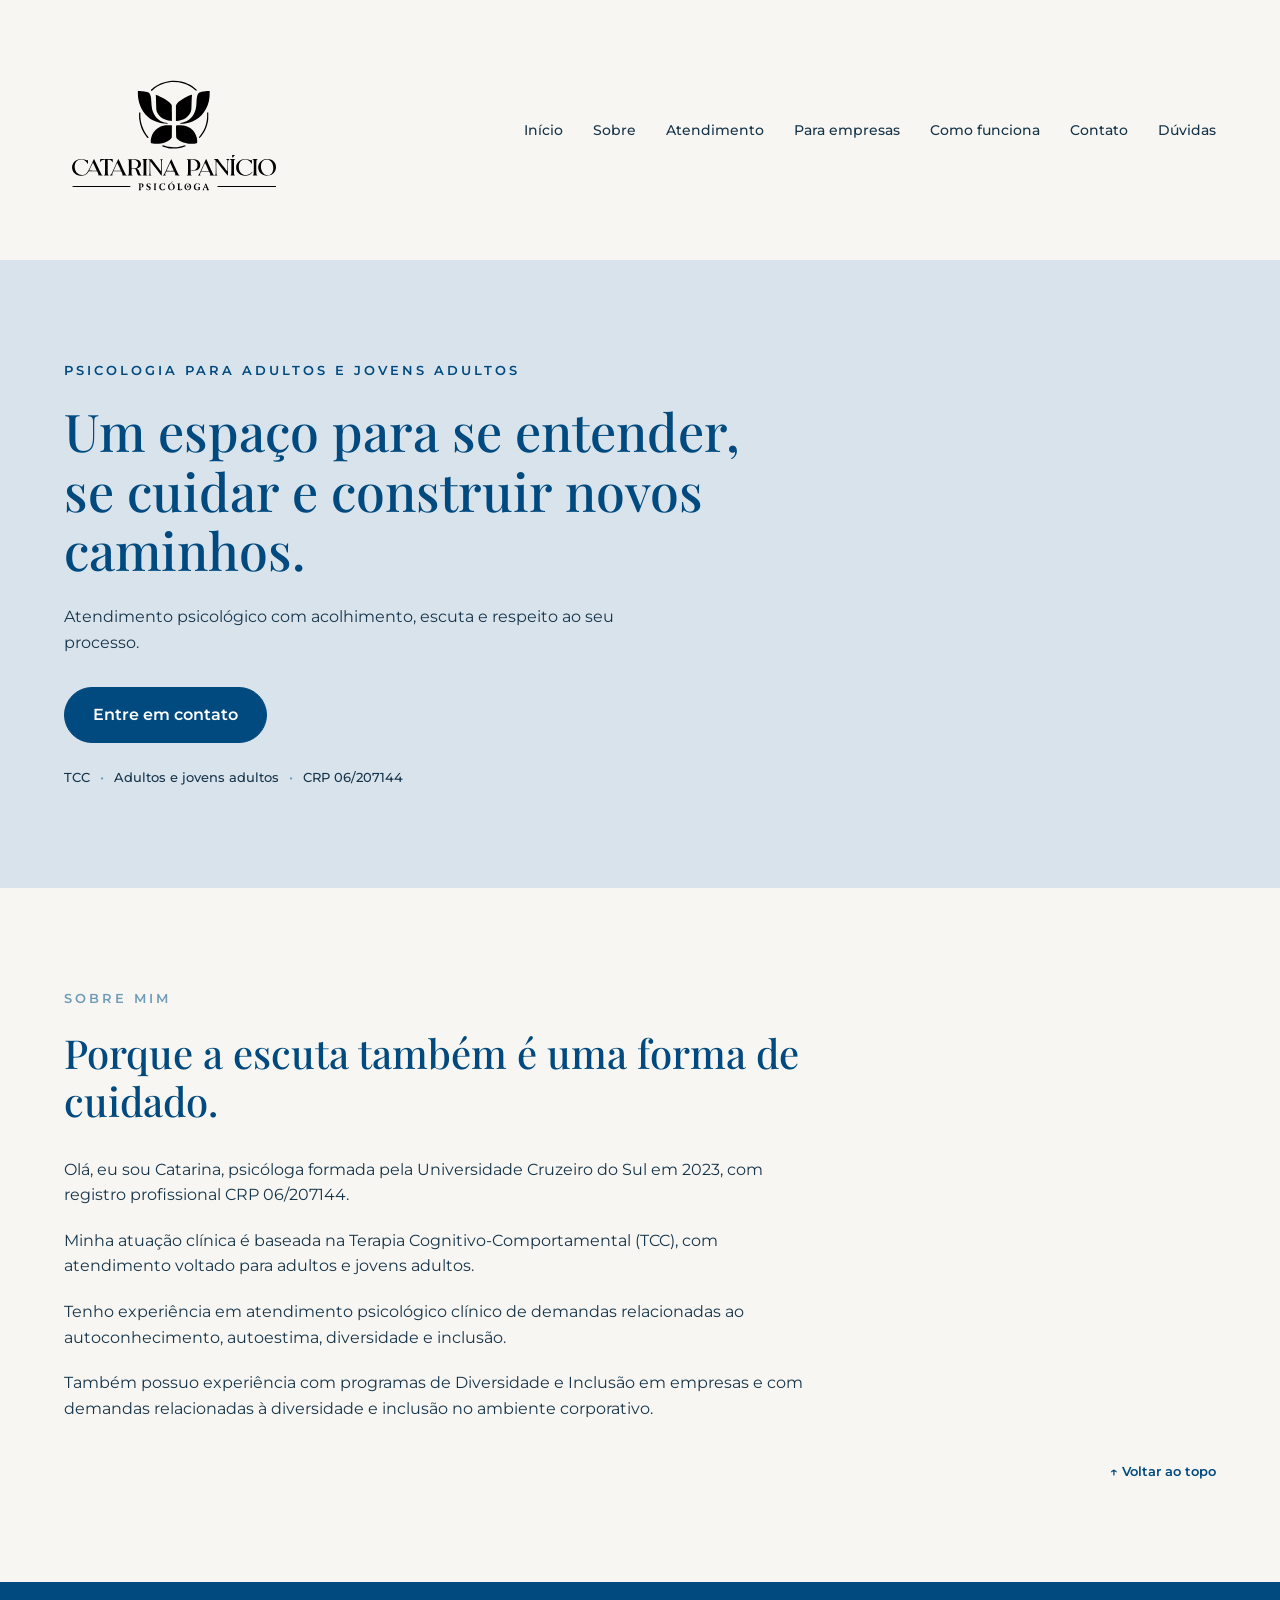
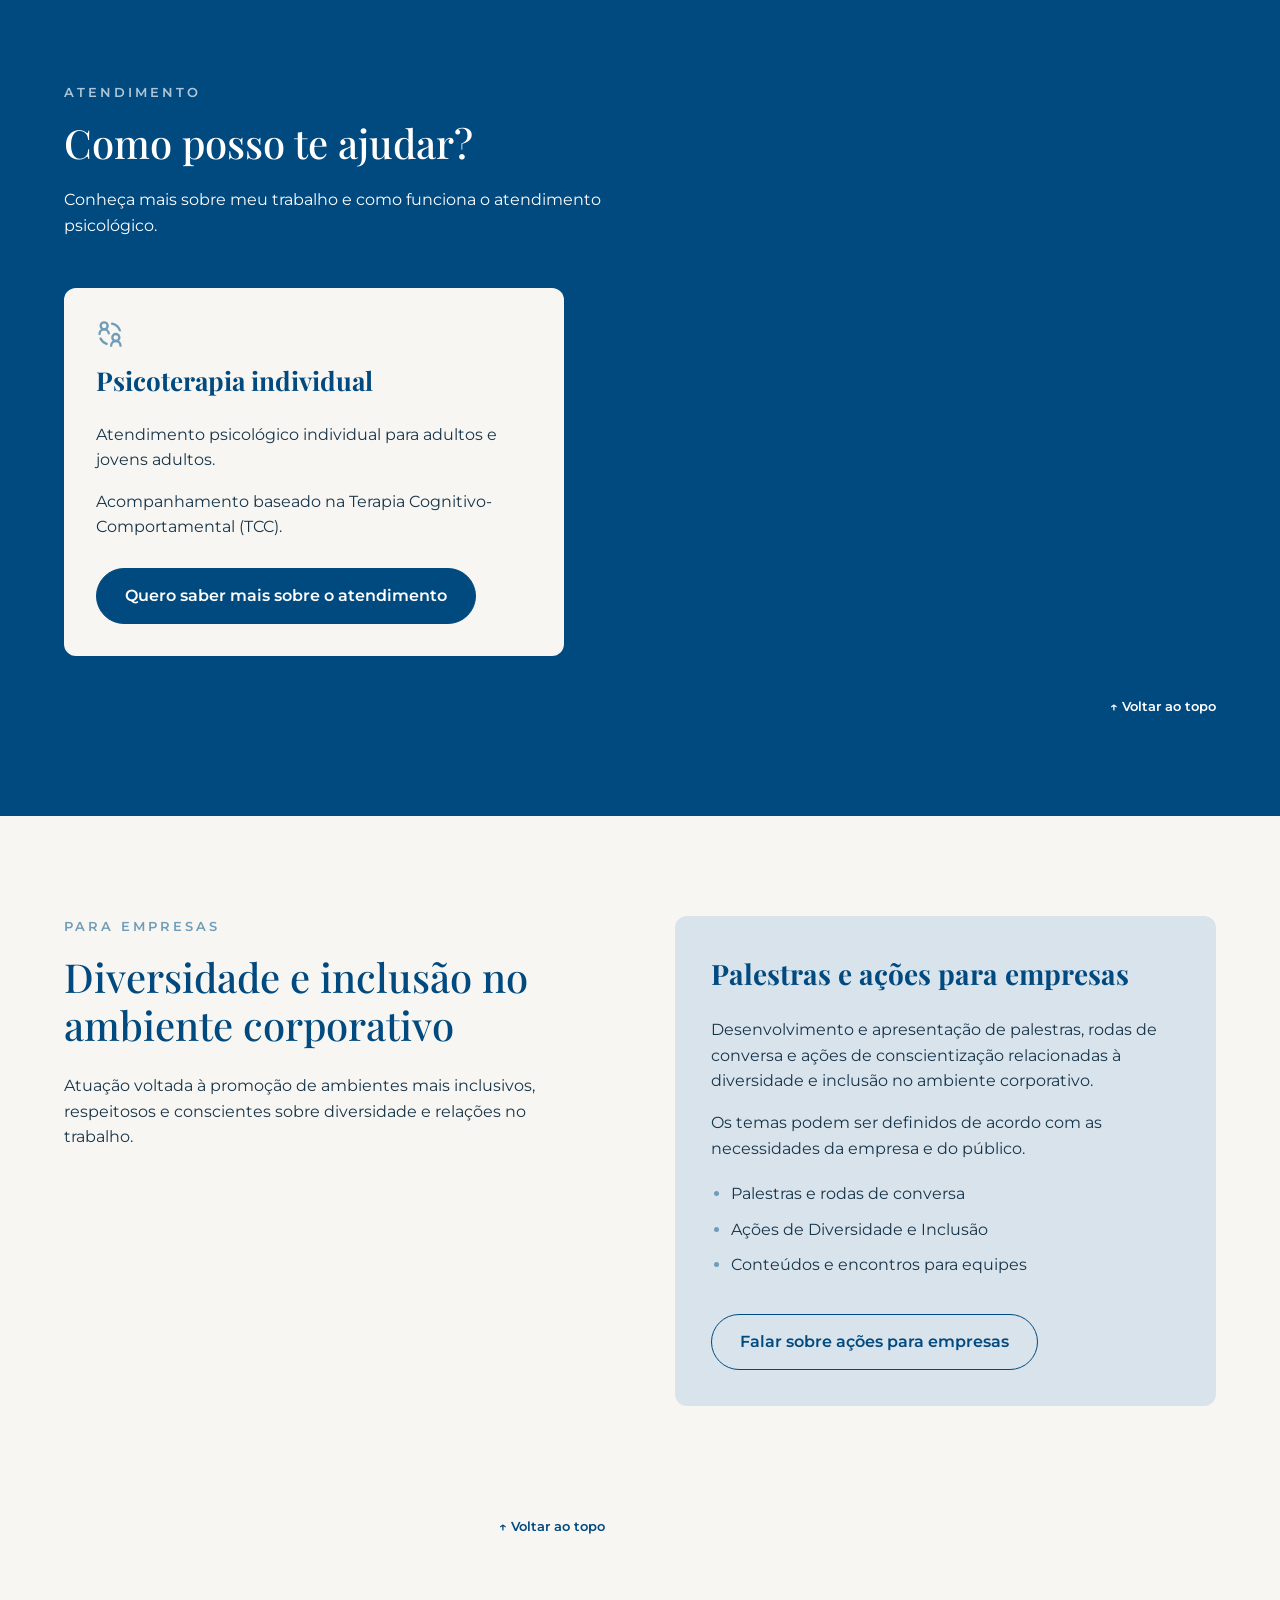
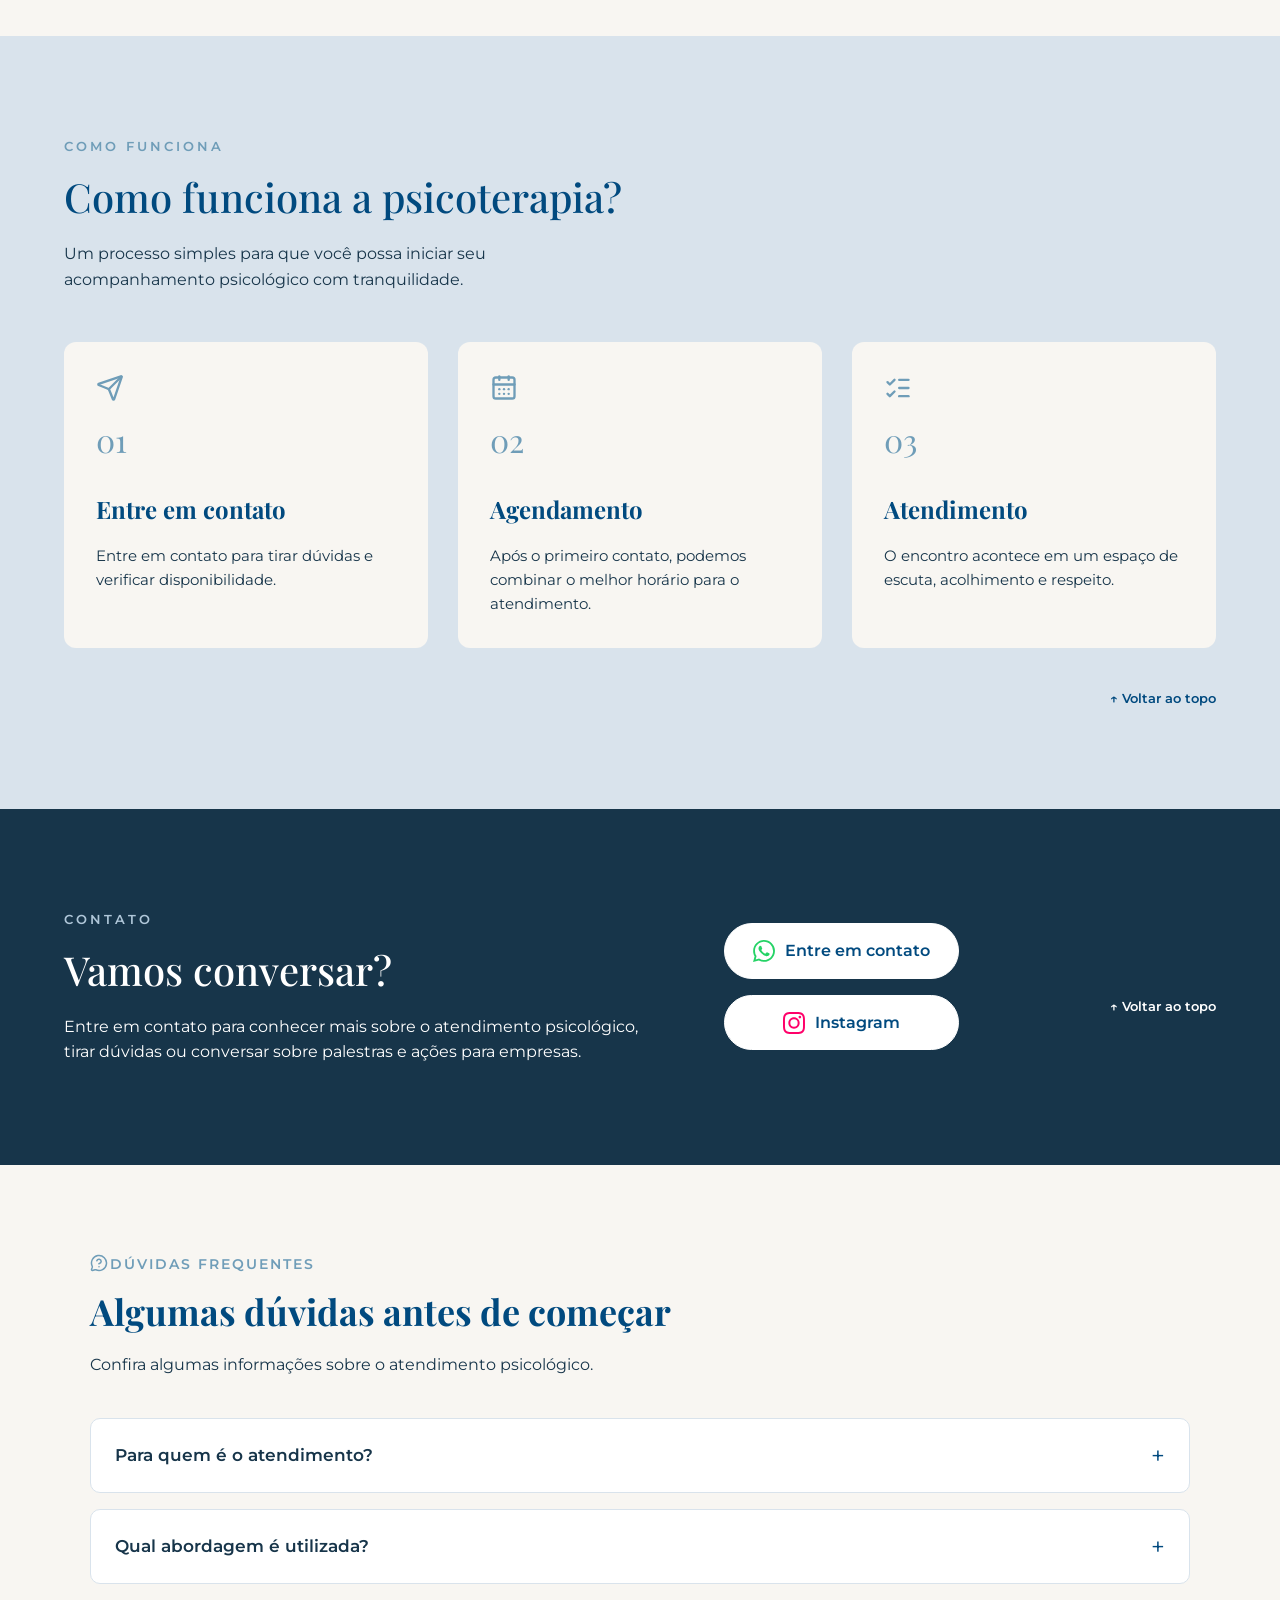
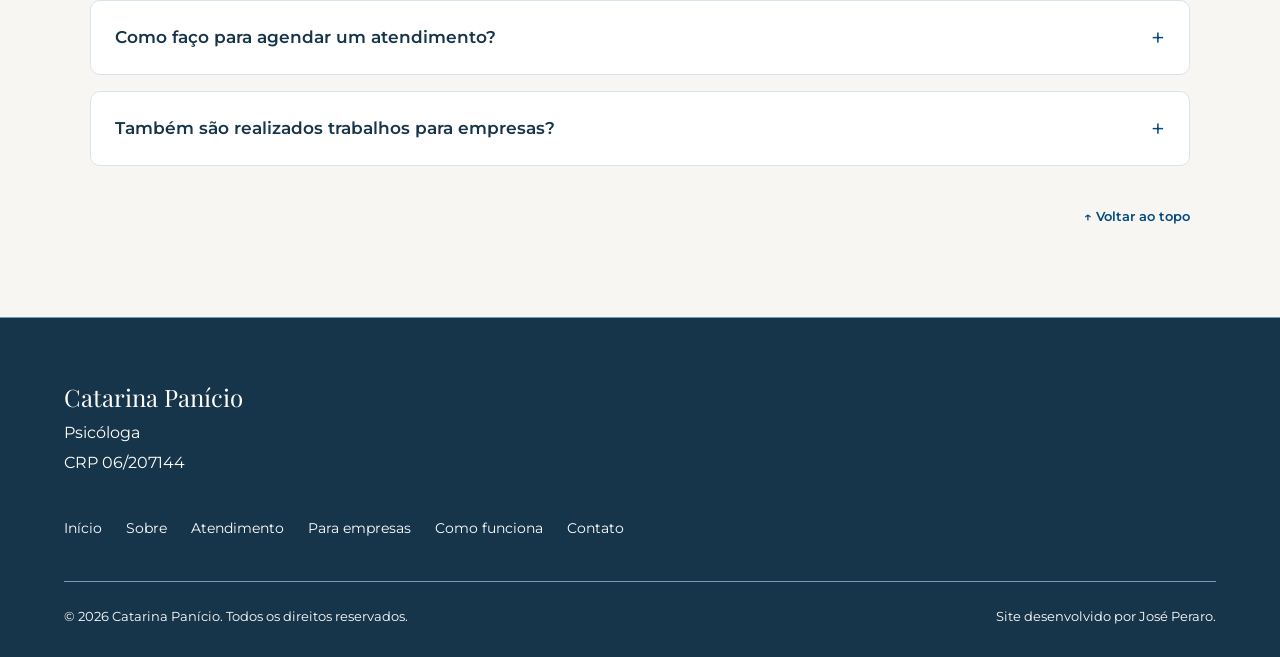
<file: index.html>
<!DOCTYPE html>
<html lang="pt-BR">

<head>
    <meta charset="UTF-8">

    <meta name="viewport" content="width=device-width, initial-scale=1.0">

    <meta name="description" content="Psicóloga Catarina Panício. Atendimento psicológico para adultos e jovens adultos com abordagem em Terapia Cognitivo-Comportamental (TCC).">

    <link rel="stylesheet" href="css/style.css">

    <link rel="icon" href="assets/images/logo.svg" type="image/svg+xml">

    <link rel="canonical" href="https://psicologa-catarina-panicio-website.pages.dev/">

    <!-- Open Graph - Início -->

    <meta property="og:title" content="Psicóloga Catarina Panício | TCC para Adultos e Jovens Adultos">

    <meta property="og:description" content="Atendimento psicológico para adultos e jovens adultos com abordagem em Terapia Cognitivo-Comportamental (TCC).">

    <meta property="og:type" content="website">

    <meta property="og:url" content="https://psicologa-catarina-panicio-website.pages.dev/">

    <meta property="og:image" content="https://psicologa-catarina-panicio-website.pages.dev/assets/images/cartao.jpeg">

    <meta property="og:image:width" content="1200">

    <meta property="og:image:height" content="630">

    <meta property="og:image:alt" content="Psicóloga Catarina Panício - TCC para adultos e jovens adultos">

    <!-- Open Graph - Fim -->

    <!-- Verificação do Google Search Console -->
    <meta name="google-site-verification" content="Zv-7FZZfyCZWVeUopPlImoma9Lw2ltz806izHZ0ZVag" />

    <!-- fontes - Início-->

    <link rel="preconnect" href="https://fonts.googleapis.com">

    <link rel="preconnect" href="https://fonts.gstatic.com" crossorigin>

    <link 
        href="https://fonts.googleapis.com/css2?family=Montserrat:wght@400;500;600&family=Playfair+Display:wght@400;500;600&display=swap" 
        rel="stylesheet"
    >
    <!-- fontes - Fim-->

    <title>Psicóloga Catarina Panício | TCC para Adultos e Jovens Adultos</title>
</head>

<body>

    <!-- Cabeçalho -->

    <header class="site-header"> <!-- Adicionado menu de navegação-->

        <nav class="navbar" aria-label="Navegação principal">

            <a class="logo" href="#home" aria-label="Ir para o início">
                <img src="assets/images/logo.svg" alt="Psicóloga Catarina Panício">
            </a>

            <button class="menu-toggle" type="button" aria-label="Abrir menu" aria-expanded="false" aria-controls="nav-menu"> ☰ </button>

            <ul class="nav-menu" id="nav-menu">

                <li>
                    <a href="#home">
                        Início
                    </a>
                </li>

                <li>
                    <a href="#sobre">
                        Sobre
                    </a>
                </li>

                <li>
                    <a href="#atendimento">
                        Atendimento
                    </a>
                </li>

                <li>
                    <a href="#empresas">
                        Para empresas
                    </a>
                </li>

                <li>
                    <a href="#como-funciona">
                        Como funciona
                    </a>
                </li>

                <li>
                    <a href="#contato">
                        Contato
                    </a>
                </li>

                <li>
                    <a href="#faq">
                        Dúvidas
                    </a>
                </li>

            </ul>

        </nav>

    </header>


    <!-- Conteúdo principal -->

    <main>

        <!-- Home -->

        <section id="home" class="home">

            <div class="home-container">

                <div class="home-content">

                    <p class="home-subtitle">
                        Psicologia para adultos e jovens adultos
                    </p>

                    <h1>
                        Um espaço para se entender,
                        se cuidar e construir novos caminhos.
                    </h1>

                    <p class="home-description">
                        Atendimento psicológico com acolhimento,
                        escuta e respeito ao seu processo.
                    </p>

                    <a class="contact-button" href="https://wa.me/5511999407353?text=Ol%C3%A1%2C%20Catarina%21%20Encontrei%20seu%20site%20e%20gostaria%20de%20mais%20informa%C3%A7%C3%B5es."
                       target="_blank" rel="noopener noreferrer"  aria-label="Entrar em contato com Catarina pelo WhatsApp">
                        Entre em contato
                    </a>

                    <div class="home-info">
                        <span>TCC</span>
                        <span>Adultos e jovens adultos</span>
                        <span>CRP 06/207144</span>
                    </div>
                </div>

            </div>

        </section>

        <!-- Sobre -->

        <section id="sobre" class="about">

            <div class="about-container">

                <div class="about-content">

                    <p class="section-subtitle">
                        Sobre mim
                    </p>

                    <h2>
                        Porque a escuta também é uma forma de cuidado.
                    </h2>

                    <p>
                        Olá, eu sou Catarina, psicóloga formada
                        pela Universidade Cruzeiro do Sul em 2023,
                        com registro profissional CRP 06/207144.
                    </p>

                    <p>
                        Minha atuação clínica é baseada na
                        Terapia Cognitivo-Comportamental (TCC),
                        com atendimento voltado para adultos
                        e jovens adultos.
                    </p>

                    <p>
                        Tenho experiência em atendimento psicológico
                        clínico de demandas relacionadas ao
                        autoconhecimento, autoestima, diversidade
                        e inclusão.
                    </p>

                    <p>
                        Também possuo experiência com programas de
                        Diversidade e Inclusão em empresas e com
                        demandas relacionadas à diversidade e inclusão
                        no ambiente corporativo.
                    </p>

                </div>

                <a class="back-to-top" href="#home" aria-label="Voltar ao topo da página">↑ Voltar ao topo</a>
            </div>

        </section>


        <!-- Atendimento -->

        <section id="atendimento" class="services">
            
            <div class="services-container">

                <header class="services-header">

                    <p class="section-subtitle">
                        Atendimento
                    </p>

                    <h2>
                        Como posso te ajudar?
                    </h2>

                    <p>
                        Conheça mais sobre meu trabalho e como funciona
                        o atendimento psicológico.
                    </p>

                </header>

                <div class="services-list">

                    <article class="service-card">
                        <img class="process-icon" src="assets/images/icons/conversation.svg" alt="">
                        <h3>
                            Psicoterapia individual
                        </h3>
                        <p>
                            Atendimento psicológico individual para
                            adultos e jovens adultos.
                        </p>
                        <p>
                            Acompanhamento baseado na
                            Terapia Cognitivo-Comportamental (TCC).
                        </p>

                        <a class="contact-button" href="https://wa.me/5511999407353?text=Ol%C3%A1%2C%20Catarina%21%20Encontrei%20seu%20site%20e%20gostaria%20de%20mais%20informa%C3%A7%C3%B5es%20sobre%20psicoterapia%20individual%20e%20atendimento%20psicol%C3%B3gico."
                           target="_blank" rel="noopener noreferrer" aria-label="Falar com Catarina sobre psicoterapia individual">
                            Quero saber mais sobre o atendimento
                        </a>
                    </article>

                    <!-- adicionando outros 'artigos' com a classe service-card irá criar novos cards  -->
                    <!-- <article class="service-card">
                        <h3>Outro Serviço de atendimento</h3>
                    </article> -->

                </div>

                <a class="back-to-top" href="#home" aria-label="Voltar ao topo da página">↑ Voltar ao topo</a>

            </div>

        </section>


        <!-- Para empresas -->

        <section id="empresas" class="companies">

            <div class="companies-container">

                <header class="companies-header">

                    <p class="section-subtitle">
                        Para empresas
                    </p>

                    <h2>
                        Diversidade e inclusão no ambiente corporativo
                    </h2>

                    <p>
                        Atuação voltada à promoção de ambientes mais
                        inclusivos, respeitosos e conscientes sobre
                        diversidade e relações no trabalho.
                    </p>

                </header>

                <article class="companies-card">

                    <h3>
                        Palestras e ações para empresas
                    </h3>

                    <p>
                        Desenvolvimento e apresentação de palestras,
                        rodas de conversa e ações de conscientização
                        relacionadas à diversidade e inclusão no
                        ambiente corporativo.
                    </p>
                    
                    <p>
                        Os temas podem ser definidos de acordo com
                        as necessidades da empresa e do público.
                    </p>

                    <ul class="companies-services">
                        <li>Palestras e rodas de conversa</li>
                        <li>Ações de Diversidade e Inclusão</li>
                        <li>Conteúdos e encontros para equipes</li>
                    </ul>
                    
                    <a class="contact-button" href="https://wa.me/5511999407353?text=Ol%C3%A1%2C%20Catarina%21%20Encontrei%20seu%20site%20e%20gostaria%20de%20mais%20informa%C3%A7%C3%B5es%20sobre%20palestras%20e%20a%C3%A7%C3%B5es%20de%20Diversidade%20e%20Inclus%C3%A3o%20para%20empresas."
                       target="_blank" rel="noopener noreferrer">
                        Falar sobre ações para empresas
                    </a>

                </article>

                <a class="back-to-top" href="#home" aria-label="Voltar ao topo da página">↑ Voltar ao topo</a>

            </div>

        </section>


        <!-- Como funciona -->

        <section id="como-funciona" class="process">

            <div class="process-container">

                <header class="process-header">

                    <p class="section-subtitle">
                        Como funciona
                    </p>

                    <h2>
                        Como funciona a psicoterapia?
                    </h2>

                    <p>
                        Um processo simples para que você possa
                        iniciar seu acompanhamento psicológico
                        com tranquilidade.
                    </p>

                </header>

                <ol class="process-list">

                    <li class="process-card">
                        
                        <img class="process-icon" src="assets/images/icons/message.svg" alt="">
                        <span class="process-number">01</span>

                        <h3>
                            Entre em contato
                        </h3>

                        <p>
                            Entre em contato para tirar dúvidas
                            e verificar disponibilidade.
                        </p>

                    </li>

                    <li class="process-card">
                        
                        <img class="process-icon" src="assets/images/icons/calendar.svg" alt="">
                        <span class="process-number">02</span>

                        <h3>
                            Agendamento
                        </h3>

                        <p>
                            Após o primeiro contato, podemos combinar
                            o melhor horário para o atendimento.
                        </p>

                    </li>

                    <li class="process-card">
                        
                        <img class="process-icon" src="assets/images/icons/check.svg" alt="">
                        <span class="process-number">03</span>

                        <h3>
                            Atendimento
                        </h3>

                        <p>
                            O encontro acontece em um espaço de
                            escuta, acolhimento e respeito.
                        </p>

                    </li>

                </ol>

                <a class="back-to-top" href="#home" aria-label="Voltar ao topo da página">↑ Voltar ao topo</a>

            </div>

        </section>


        <!-- Contato -->

        <section id="contato" class="contact">

            <div class="contact-container">

                <div class="contact-content">

                    <p class="section-subtitle">
                        Contato
                    </p>

                    <h2>
                        Vamos conversar?
                    </h2>

                    <p>
                        Entre em contato para conhecer mais sobre
                        o atendimento psicológico, tirar dúvidas
                        ou conversar sobre palestras e ações
                        para empresas.
                    </p>

                </div>


                <address class="contact-actions">

                    <a class="contact-button" href="https://wa.me/5511999407353?text=Ol%C3%A1%2C%20Catarina%21%20Encontrei%20seu%20site%20e%20gostaria%20de%20mais%20informa%C3%A7%C3%B5es%20sobre%20o%20atendimento."
                       target="_blank" rel="noopener noreferrer" aria-label="Entrar em contato com Catarina pelo WhatsApp">
                        <img class="contact-icon" src="assets/images/icons/whatsapp.svg" alt="">
                        <span>Entre em contato</span>
                    </a>


                    <a class="contact-instagram" href="https://www.instagram.com/psico.catarina/" target="_blank" rel="noopener noreferrer" aria-label="Confira o meu Instagram">
                        <img class="contact-icon" src="assets/images/icons/instagram.svg" alt="">
                        <span>Instagram</span>
                    </a>

                </address>

                <a class="back-to-top" href="#home" aria-label="Voltar ao topo da página">↑ Voltar ao topo</a>

            </div>

        </section>

        <!-- FAQ -->
        <section class="faq" id="faq">
            <div class="faq-container">

                <header class="faq-header">
                    <div class="faq-title-row">
                        <img class="process-icon" src="assets/images/icons/faq.svg" alt="">
                        <span>Dúvidas frequentes</span>
                    </div>
                    <h2>Algumas dúvidas antes de começar</h2>
                    <p>
                        Confira algumas informações sobre o atendimento psicológico.
                    </p>
                </header>

                <div class="faq-list">

                    <article class="faq-item">
                        <button
                            class="faq-question"
                            type="button"
                            aria-expanded="false"
                            aria-controls="faq-answer-1"
                        >
                            Para quem é o atendimento?
                            <span class="faq-icon">+</span>
                        </button>

                        <div class="faq-answer" id="faq-answer-1">
                            <p>
                                O atendimento é destinado a adultos e jovens adultos.
                            </p>
                        </div>
                    </article>

                    <article class="faq-item">
                        <button
                            class="faq-question"
                            type="button"
                            aria-expanded="false"
                            aria-controls="faq-answer-2"
                        >
                            Qual abordagem é utilizada?
                            <span class="faq-icon">+</span>
                        </button>

                        <div class="faq-answer" id="faq-answer-2">
                            <p>
                                Os atendimentos são realizados com base na
                                Terapia Cognitivo-Comportamental (TCC).
                            </p>
                        </div>
                    </article>

                    <article class="faq-item">
                        <button
                            class="faq-question"
                            type="button"
                            aria-expanded="false"
                            aria-controls="faq-answer-3"
                        >
                            Como faço para agendar um atendimento?
                            <span class="faq-icon">+</span>
                        </button>

                        <div class="faq-answer" id="faq-answer-3">
                            <p>
                                Entre em contato pelo WhatsApp ou pelo Instagram para obter mais
                                informações e verificar a disponibilidade de horários.
                            </p>
                        </div>
                    </article>

                    <article class="faq-item">
                        <button
                            class="faq-question"
                            type="button"
                            aria-expanded="false"
                            aria-controls="faq-answer-4"
                        >
                            Também são realizados trabalhos para empresas?
                            <span class="faq-icon">+</span>
                        </button>

                        <div class="faq-answer" id="faq-answer-4">
                            <p>
                                Sim. Também podem ser desenvolvidas palestras e ações
                                relacionadas à diversidade e inclusão no ambiente
                                corporativo.
                            </p>
                        </div>
                    </article>

                </div>

                <a class="back-to-top" href="#home" aria-label="Voltar ao topo da página">↑ Voltar ao topo</a>
            
            </div>
        </section>

    </main>

    <!-- Rodapé -->

    <footer class="site-footer">

        <div class="footer-container">

            <div class="footer-brand">

                <p class="footer-name">
                    Catarina Panício
                </p>

                <p>
                    Psicóloga
                </p>

                <p>
                    CRP 06/207144
                </p>

            </div>

            <nav class="footer-nav" aria-label="Navegação do rodapé">

                <ul>

                    <li>
                        <a href="#home">Início</a>
                    </li>

                    <li>
                        <a href="#sobre">Sobre</a>
                    </li>

                    <li>
                        <a href="#atendimento">Atendimento</a>
                    </li>

                    <li>
                        <a href="#empresas">Para empresas</a>
                    </li>

                    <li>
                        <a href="#como-funciona">Como funciona</a>
                    </li>

                    <li>
                        <a href="#contato">Contato</a>
                    </li>

                </ul>

            </nav>

            <div class="footer-bottom">

                <p>
                    © 2026 Catarina Panício.
                    Todos os direitos reservados.
                </p>

                <p>
                    Site desenvolvido por José Peraro.
                </p>

            </div>

        </div>

    </footer>

    <script src="js/script.js"></script>
    
</body>

</html>
</file>
<file: css/style.css>
/* cores do projeto */
/* lembrar que posso utilizar os nomes como variavel */
:root {

    --azul-principal: #014A7F;

    --azul-secundario: #6F9DB8;

    --azul-claro: #AFC6D8;

    --azul-petroleo: #17354A;

    --off-white: #F8F6F2;

    --cinza-azulado: #D9E3EC;

    --branco: #FFFFFF;
}
/* cores do projeto - Fim*/

/* reset dos estilos */
* {
    margin: 0;
    padding: 0;
    box-sizing: border-box;
}

html {
    scroll-behavior: smooth;
}

body {
    font-family: "Montserrat", sans-serif;
    background-color: var(--off-white) /*usando a variavel do 'root' das cores definidas para contruir o css*/;
    color: var(--azul-petroleo);
    line-height: 1.6;
}

h1,h2,h3 {
    font-family: "Playfair Display", serif;
    color: var(--azul-principal);
}

a {
    text-decoration: none;
    color: inherit;
}

a:focus-visible, button:focus-visible {
    outline: 3px solid var(--azul-secundario);
    outline-offset: 4px;
    border-radius: 4px;
}
/* reset dos estilos - FIM*/

/*botão de voltar ao topo*/
.back-to-top {
    display: block;
    width: fit-content;
    margin-top: 40px;
    margin-left: auto;
    color: var(--azul-principal);
    font-size: 13px;
    font-weight: 600;
    transition: color 0.3s;
}

.back-to-top:hover {
    color: var(--azul-secundario);
}

.services .back-to-top, .contact .back-to-top {
    color: var(--branco);
}

.services .back-to-top:hover, .contact .back-to-top:hover {
    color: var(--azul-claro);
}

/*Botão do menu*/
.menu-toggle {
    width: 40px;
    height: 40px;
    display: none;
    background: none;
    border: none;
    font-size: 28px;
    color: var(--azul-petroleo);
    cursor: pointer;
    line-height: 1;
}

/*Cabeçalho*/

.site-header {
    background-color: var(--off-white);
}

.logo img {
    width: 220px;
    height: auto;
    display: block;
}

.navbar {
    width: 90%;
    max-width: 1200px;
    margin: 0 auto;
    padding: 20px 0;
    display: flex;
    justify-content: space-between;
    align-items: center;
}

.nav-menu {
    list-style: none;
    display: flex;
    align-items: center;
    gap: 30px;
}

.nav-menu a {
    font-size: 14px;
    font-weight: 500;
    color: var(--azul-petroleo);
    transition: color 0.3s;
}

.nav-menu a:hover {
    color: var(--azul-principal);
}
/*Cabeçalho - FIM*/

/* Botão de contato - estilo base */

.contact-button {
    display: inline-block;
    padding: 14px 28px;
    border-radius: 30px;
    text-align: center;
    font-weight: 600;

    transition: background-color 0.3s, color 0.3s, border-color 0.3s;
}

/* Home */

.home {
    background-color: var(--cinza-azulado);
}

.home-container {
    width: 90%;
    max-width: 1200px;
    margin: 0 auto;
    padding: 100px 0;
}

.home-content {
    max-width: 700px;
}

.home-subtitle {
    margin-bottom: 20px;
    font-size: 13px;
    font-weight: 600;
    letter-spacing: 3px;
    text-transform: uppercase;
    color: var(--azul-principal);
}

.home h1 {
    margin-bottom: 24px;
    font-size: 52px;
    font-weight: 500;
    line-height: 1.15;
}

.home-description {
    max-width: 550px;
    margin-bottom: 32px;
    font-size: 16px;
}

.home-info {
    display: flex;
    align-items: center;
    flex-wrap: wrap;
    gap: 10px;
    margin-top: 24px;
    color: var(--azul-petroleo);
    font-size: 13px;
    font-weight: 500;
}

.home-info span:not(:first-child)::before {
    content: "•";
    margin-right: 10px;
    color: var(--azul-secundario);
}

.home .contact-button {
    background-color: var(--azul-principal);
    border: 1px solid var(--azul-principal);
    color: var(--branco);
}

.home .contact-button:hover {
    background-color: var(--azul-secundario);
    border-color: var(--azul-secundario);
    color: var(--branco);
}

/* Home - FIM */

/*Sobre*/

.about {
    background-color: var(--off-white);
}

.about-container {
    width: 90%;
    max-width: 1200px;
    margin: 0 auto;
    padding: 100px 0;
}

.about-content {
    max-width: 750px;
}

.section-subtitle {
    margin-bottom: 16px;
    font-size: 13px;
    font-weight: 600;
    letter-spacing: 3px;
    text-transform: uppercase;
    color: var(--azul-secundario);
}

.about h2 {
    margin-bottom: 32px;
    font-size: 40px;
    font-weight: 500;
    line-height: 1.2;
}

.about-content p {
    margin-bottom: 20px;
}

.about-content p:last-child {
    margin-bottom: 0;
}
/*Sobre - FIM*/

/*Atendimento*/

.services {
    background-color: var(--azul-principal);
    color: var(--branco);
}

.services-container {
    width: 90%;
    max-width: 1200px;
    margin: 0 auto;
    padding: 100px 0;
}

.services-header {
    max-width: 650px;
    margin-bottom: 50px;
}

.services .section-subtitle {
    color: var(--azul-claro);
}

.services h2 {
    margin-bottom: 20px;
    font-size: 40px;
    font-weight: 500;
    line-height: 1.2;
    color: var(--branco);
}

.services-header > p:last-child {
    max-width: 550px;
}

.services-list {
    display: flex;
    gap: 30px;
}

.service-card {
    max-width: 500px;
    padding: 32px;
    background-color: var(--off-white);
    color: var(--azul-petroleo);
    border-radius: 12px;
}

.service-icon {
    width: 30px;
    height: 30px;
    display: block;
    margin-bottom: 16px;
}

.service-card h3 {
    margin-bottom: 20px;
    font-size: 26px;
}

.service-card p {
    margin-bottom: 16px;
}

.service-card p:last-child {
    margin-bottom: 0;
}

.service-card .contact-button {
    margin-top: 12px;
    background-color: var(--azul-principal);
    border: 1px solid var(--azul-principal);
    color: var(--branco);
}

.service-card .contact-button:hover {
    background-color: var(--azul-secundario);
    border-color: var(--azul-secundario);
    color: var(--branco);
}

/*Atendimento - FIM*/

/*Para Empresas*/

.companies {
    background-color: var(--off-white);
}

.companies-container {
    width: 90%;
    max-width: 1200px;
    margin: 0 auto;
    padding: 100px 0;
    display: grid;
    grid-template-columns: 1fr 1fr;
    gap: 70px;
    align-items: start;
}

.companies-header {
    max-width: 520px;
}

.companies h2 {
    margin-bottom: 24px;
    font-size: 40px;
    font-weight: 500;
    line-height: 1.2;
}

.companies-card {
    padding: 36px;
    background-color: var(--cinza-azulado);
    border-radius: 12px;
}

.companies-card h3 {
    margin-bottom: 20px;
    font-size: 28px;
}

.companies-card p {
    margin-bottom: 16px;
}

.companies-services {
    margin: 20px 0 24px;
    padding-left: 20px;

    color: var(--azul-petroleo);
}

.companies-services li {
    margin-bottom: 10px;
}

.companies-services li:last-child {
    margin-bottom: 0;
}

.companies-services li::marker {
    color: var(--azul-secundario);
}

.companies-card .contact-button {
    margin-top: 12px;
    background-color: transparent;
    border: 1px solid var(--azul-principal);
    color: var(--azul-principal);
}

.companies-card .contact-button:hover {
    background-color: var(--azul-principal);
    color: var(--branco);
}
/*Para Empresas - FIM*/

/*Como Funciona*/

.process {
    background-color: var(--cinza-azulado);
}

.process-container {
    width: 90%;
    max-width: 1200px;
    margin: 0 auto;
    padding: 100px 0;
}

.process-header {
    max-width: 650px;
    margin-bottom: 50px;
}

.process h2 {
    margin-bottom: 20px;
    font-size: 40px;
    font-weight: 500;
    line-height: 1.2;
}

.process-header > p:last-child {
    max-width: 550px;
}

.process-list {
    list-style: none;
    display: grid;
    grid-template-columns: repeat(3, 1fr);
    gap: 30px;
}

.process-card {
    padding: 32px;
    background-color: var(--off-white);
    border-radius: 12px;
}

.process-number {
    display: block;
    margin-bottom: 24px;
    font-family: "Playfair Display", serif;
    font-size: 32px;
    color: var(--azul-secundario);
}

.process-icon {
    width: 28px;
    height: 28px;
    display: block;
    margin-bottom: 12px;
}

.process-card h3 {
    margin-bottom: 16px;
    font-size: 24px;
}

.process-card p {
    font-size: 15px;
}
/*Como Funciona - FIM*/

/*Contato*/

.contact {
    background-color: var(--azul-petroleo);
    color: var(--branco);
}

.contact-container {
    width: 90%;
    max-width: 1200px;
    margin: 0 auto;
    padding: 100px 0;
    display: flex;
    justify-content: space-between;
    align-items: center;
    gap: 60px;
}

.contact-content {
    max-width: 650px;
}

.contact .section-subtitle {
    color: var(--azul-claro);
}

.contact h2 {
    margin-bottom: 20px;
    font-size: 40px;
    font-weight: 500;
    line-height: 1.2;
    color: var(--branco);
}

.contact-content > p:last-child {
    max-width: 600px;
}

.contact-actions {
    display: flex;
    flex-direction: column;
    gap: 16px;
    min-width: 220px;
    font-style: normal;
}

/*Botão de contato*/
.contact .contact-button {
    background-color: var(--branco);
    border: 1px solid var(--branco);
    color: var(--azul-principal);
}

.contact .contact-button:hover {
    background-color: var(--azul-claro);
    border-color: var(--azul-claro);
    color: var(--azul-petroleo);
}

/*Botão do Instagram*/
.contact-instagram {
    padding: 14px 28px;
    background-color: var(--branco);
    border: 1px solid var(--branco);
    border-radius: 30px;
    color: var(--azul-principal);
    font-weight: 600;
    transition: background-color 0.3s, color 0.3s, border-color 0.3s;
}

.contact-instagram:hover {
    background-color: var(--azul-claro);
    border-color: var(--azul-claro);
    color: var(--azul-petroleo);
}

.contact .contact-button,.contact-instagram {
    display: flex;
    align-items: center;
    justify-content: center;
    gap: 10px;
}

.contact-icon {
    width: 22px;
    height: 22px;
    display: block;
    flex-shrink: 0;
}
/*Contato - FIM*/

/*FAQ - Inicio*/

.faq {
    padding: 90px 0;
    background-color: var(--off-white);
}

.faq-container {
    width: 90%;
    max-width: 1100px;
    margin: 0 auto;
}

.faq-header {
    max-width: 700px;
    margin-bottom: 40px;
}

.faq-title-row {
    display: flex;
    align-items: center;
    width: fit-content;

    gap: 2px;
    margin-bottom: 10px;
}

.faq-header .faq-title-row .process-icon {
    width: 18px;
    height: 18px;

    margin: 0;
    transform: translateY(-1px);
}

.faq-header .faq-title-row span {
    margin: 0;

    line-height: 1;
}

.faq-header span {
    display: block;
    margin-bottom: 8px;
    color: var(--azul-secundario);
    font-size: 14px;
    font-weight: 600;
    text-transform: uppercase;
    letter-spacing: 2px;
}

.faq-header h2 {
    margin-bottom: 12px;
    font-size: 36px;
}

.faq-header p {
    font-size: 16px;
}

.faq-list {
    display: flex;
    flex-direction: column;
    gap: 16px;
}

.faq-item {
    background-color: var(--branco);
    border: 1px solid var(--cinza-azulado);
    border-radius: 10px;
    overflow: hidden;
}

.faq-question {
    width: 100%;
    padding: 22px 24px;
    display: flex;
    align-items: center;
    justify-content: space-between;
    gap: 20px;
    background: none;
    border: none;
    color: var(--azul-petroleo);
    font-family: inherit;
    font-size: 17px;
    font-weight: 600;
    text-align: left;
    cursor: pointer;
}

.faq-question:hover {
    background-color: var(--cinza-azulado);
}

.faq-icon {
    flex-shrink: 0;
    color: var(--azul-principal);
    font-size: 24px;
    font-weight: 400;
}

.faq-answer {
    display: grid;
    grid-template-rows: 0fr;
    padding: 0 24px;
    transition: grid-template-rows 0.3s ease, padding 0.3s ease;
}

.faq-answer p {
    max-width: 850px;
    overflow: hidden;
    color: var(--azul-petroleo);
    font-size: 15px;
    line-height: 1.7;
}

.faq-item.active .faq-answer {
    grid-template-rows: 1fr;
    padding-bottom: 22px;
}

.faq-item.active {
    border-color: var(--azul-secundario);
}

.faq-item.active .faq-question {
    background-color: var(--cinza-azulado);
    color: var(--azul-principal);
}

/*FAQ - Fim*/

/*Rodapé*/
.site-footer {
    background-color: var(--azul-petroleo);
    color: var(--branco);
    border-top: 1px solid var(--azul-secundario);
}

.footer-container {
    width: 90%;
    max-width: 1200px;
    margin: 0 auto;
    padding: 60px 0 30px;
}

.footer-brand {
    margin-bottom: 40px;
}

.footer-name {
    margin-bottom: 6px;
    font-family: "Playfair Display", serif;
    font-size: 24px;
    color: var(--branco);
}

.footer-brand p {
    margin-bottom: 4px;
}

.footer-nav {
    margin-bottom: 40px;
}

.footer-nav ul {
    list-style: none;
    display: flex;
    flex-wrap: wrap;
    gap: 24px;
}

.footer-nav a {
    font-size: 14px;
    color: var(--branco);
    transition: color 0.3s;
}

.footer-nav a:hover {
    color: var(--azul-claro);
}

.footer-bottom {
    padding-top: 24px;
    border-top: 1px solid var(--azul-secundario);
    display: flex;
    justify-content: space-between;
    gap: 20px;
    font-size: 13px;
}
/*Rodapé - FIM*/

/* 404 Início */

.error-page {
    min-height: 100vh;
    display: flex;
    flex-direction: column;
    align-items: center;
    justify-content: center;
    padding: 40px 20px;
    background-color: var(--off-white);
    text-align: center;
}

.error-logo {
    width: 180px;
    height: auto;
    margin-bottom: 24px;
}

.error-code {
    margin-bottom: 8px;
    color: var(--azul-secundario);
    font-family: "Playfair Display", serif;
    font-size: 64px;
    font-weight: 500;
}

.error-page h1 {
    margin-bottom: 16px;
    font-size: 36px;
}

.error-page p {
    max-width: 500px;
    margin-bottom: 28px;
    color: var(--azul-petroleo);
}

.error-page .contact-button {
    background-color: var(--azul-principal);
    border: 1px solid var(--azul-principal);
    color: var(--branco);
}

.error-page .contact-button:hover {
    background-color: var(--azul-secundario);
    border-color: var(--azul-secundario);
}
/* 404 Fim */

/*
   MOBILE
========================= */

@media (max-width: 900px) {

    .back-to-top {
        margin-top: 30px;
    }

    /*Cabeçalho*/

    .navbar {
        position: relative;
        padding: 16px 0;
    }

    .logo img {
        width: 170px;
    }

    .menu-toggle {
        display: flex;
        align-items: center;
        justify-content: center;
    }

    .nav-menu {
        display: none;
        position: absolute;
        top: 100%;
        left: 0;
        width: 100%;
        padding: 20px;
        background-color: var(--off-white);
        flex-direction: column;
        align-items: flex-start;
        gap: 16px;
        z-index: 1000;
        border-top: 1px solid var(--cinza-azulado);
        box-shadow: 0 8px 18px rgba(0, 0, 0, 0.08);
    }

    .nav-menu.active {
        display: flex;
    }

    .nav-menu li {
    width: 100%;
    }

    .nav-menu a {
        display: block;
        width: 100%;
        padding: 10px 0;
    }

    /*Home*/

    .home-container {
        padding: 70px 0;
    }

    .home-content {
        max-width: 100%;
    }

    .home-subtitle {
        font-size: 12px;
        letter-spacing: 2px;
    }

    .home h1 {
        font-size: 36px;
        line-height: 1.2;
    }

    .home-description {
        max-width: 100%;
        font-size: 15px;
    }

    .home-info {
        gap: 8px;
        font-size: 12px;
    }

    /*Sobre*/

    .about-container {
        padding: 70px 0;
    }

    .about-content {
        max-width: 100%;
    }

    .about h2 {
        font-size: 32px;
    }

    .about-content p {
        font-size: 15px;
    }

    /*Atendimento*/

    .services-container {
        padding: 70px 0;
    }

    .services-header {
        max-width: 100%;
        margin-bottom: 35px;
    }

    .services h2 {
        font-size: 32px;
    }

    .services-list {
        flex-direction: column;
        gap: 20px;
    }

    .service-card {
        max-width: 100%;
        width: 100%;
        padding: 26px;
    }

    .service-card h3 {
        font-size: 23px;
    }

    /*Para Empresas*/

    .companies-container {
        padding: 70px 0;
        grid-template-columns: 1fr;
        gap: 35px;
    }

    .companies-header {
        max-width: 100%;
    }

    .companies h2 {
        font-size: 32px;
    }

    .companies-card {
        padding: 26px;
    }

    .companies-card h3 {
        font-size: 24px;
    }

    /*Como Funciona*/

    .process-container {
        padding: 70px 0;
    }

    .process-header {
        max-width: 100%;
        margin-bottom: 35px;
    }

    .process h2 {
        font-size: 32px;
    }

    .process-list {
        grid-template-columns: 1fr;
        gap: 20px;
    }

    .process-card {
        padding: 26px;
    }

    /*Contato*/

    .contact-container {
        padding: 70px 0;
        flex-direction: column;
        align-items: flex-start;
        gap: 35px;
    }

    .contact-content {
        max-width: 100%;
    }

    .contact h2 {
        font-size: 32px;
    }

    .contact-actions {
        width: 100%;
        min-width: 0;
    }

    .contact .contact-button {
        width: 100%;
    }

    /*FAQ*/

    .faq {
        padding: 70px 0;
    }

    .faq-header {
        max-width: 100%;
        margin-bottom: 35px;
    }

    .faq-header h2 {
        font-size: 32px;
    }

    .faq-question {
        padding: 20px;
    }

    .faq-answer {
        padding-left: 20px;
        padding-right: 20px;
    }

    .faq-item.active .faq-answer {
        padding-bottom: 20px;
    }

    /*Rodapé*/

    .footer-container {
        padding: 50px 0 30px;
    }

    .footer-nav ul {
        flex-direction: column;
        gap: 12px;
    }

    .footer-bottom {
        flex-direction: column;
        justify-content: flex-start;

        gap: 10px;
    }

    .error-logo {
        width: 150px;
    }

    .error-code {
        font-size: 52px;
    }

    .error-page h1 {
        font-size: 30px;
    }

}

@media (prefers-reduced-motion: reduce) {

    html {
        scroll-behavior: auto;
    }

    * {
        transition: none !important;
    }

}
</file>
